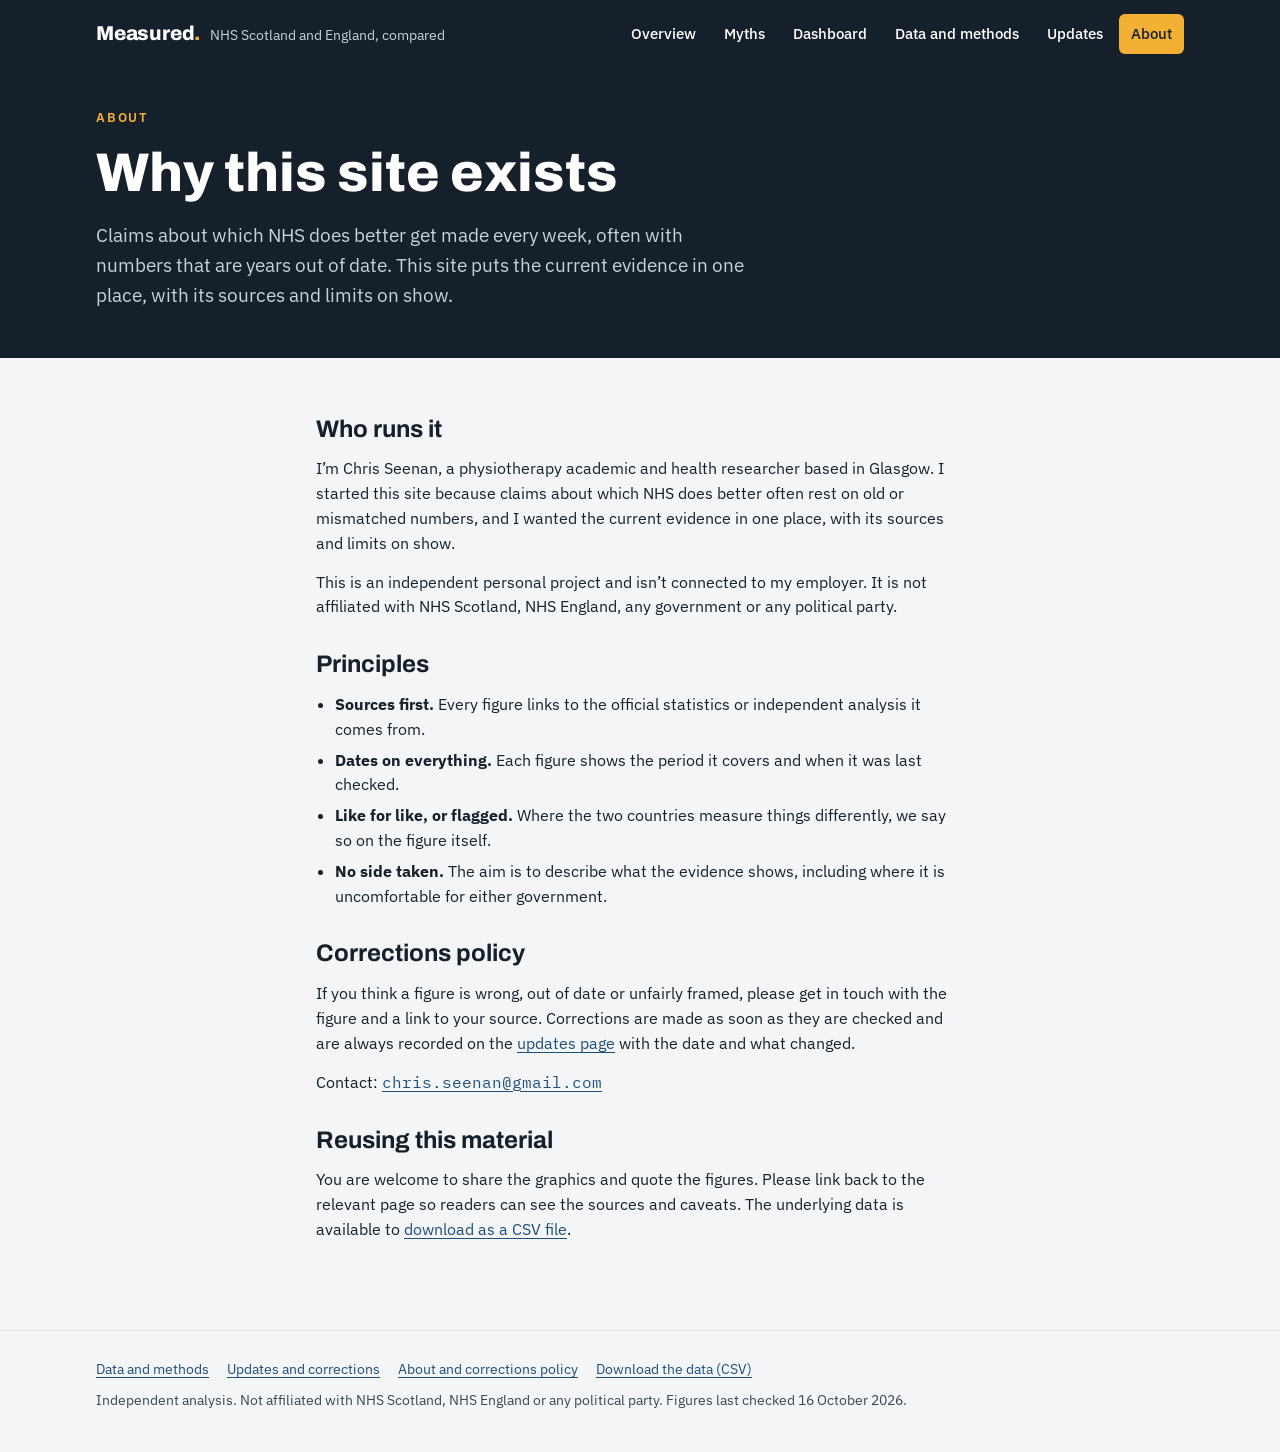
<file: about.html>
<!doctype html>
<html lang="en-GB">
<head>
<meta charset="utf-8">
<meta name="viewport" content="width=device-width, initial-scale=1, viewport-fit=cover">
<title>About · Measured</title>
<meta name="site-name" content="Measured">
<meta name="site-url" content="measuredhealth.org.uk">
<meta name="description" content="Who runs Measured, why, and how corrections work.">
<link rel="preconnect" href="https://fonts.googleapis.com">
<link rel="preconnect" href="https://fonts.gstatic.com" crossorigin>
<link rel="stylesheet" href="https://fonts.googleapis.com/css2?family=Archivo:wght@600;700;800&family=IBM+Plex+Mono:wght@400;500&family=IBM+Plex+Sans:wght@400;500;600;700&display=swap">
<link rel="stylesheet" href="assets/site.css">
</head>
<body data-page="about">
<a class="skip" href="#main">Skip to content</a>
<header class="site-header">
  <div class="wrap">
    <a class="brand" href="index.html"><span class="brand-mark">Measured<span>.</span></span><span class="brand-sub">NHS Scotland and England, compared</span></a>
    <nav class="nav" aria-label="Main">
      <a href="index.html">Overview</a>
      <a href="myth.html#m1">Myths</a>
      <a href="dashboard.html">Dashboard</a>
      <a href="data.html">Data and methods</a>
      <a href="updates.html">Updates</a>
      <a href="about.html" aria-current="page">About</a>
    </nav>
  </div>
</header>

<main id="main">
  <section class="hero">
    <div class="wrap">
      <div class="eyebrow">About</div>
      <h1>Why this site exists</h1>
      <p class="lede">Claims about which NHS does better get made every week, often with numbers that are years out of date. This site puts the current evidence in one place, with its sources and limits on show.</p>
    </div>
  </section>

  <section class="section">
    <div class="wrap prose">
      <h2>Who runs it</h2>
      <p>I’m Chris Seenan, a physiotherapy academic and health researcher based in Glasgow. I started this site because claims about which NHS does better often rest on old or mismatched numbers, and I wanted the current evidence in one place, with its sources and limits on show.</p>
      <p>This is an independent personal project and isn’t connected to my employer. It is not affiliated with NHS Scotland, NHS England, any government or any political party.</p>

      <h2>Principles</h2>
      <ul>
        <li><strong>Sources first.</strong> Every figure links to the official statistics or independent analysis it comes from.</li>
        <li><strong>Dates on everything.</strong> Each figure shows the period it covers and when it was last checked.</li>
        <li><strong>Like for like, or flagged.</strong> Where the two countries measure things differently, we say so on the figure itself.</li>
        <li><strong>No side taken.</strong> The aim is to describe what the evidence shows, including where it is uncomfortable for either government.</li>
      </ul>

      <h2>Corrections policy</h2>
      <p>If you think a figure is wrong, out of date or unfairly framed, please get in touch with the figure and a link to your source. Corrections are made as soon as they are checked and are always recorded on the <a href="updates.html">updates page</a> with the date and what changed.</p>
      <p>Contact: <a href="mailto:chris.seenan@gmail.com" style="font-family:var(--font-data)">chris.seenan@gmail.com</a></p>

      <h2>Reusing this material</h2>
      <p>You are welcome to share the graphics and quote the figures. Please link back to the relevant page so readers can see the sources and caveats. The underlying data is available to <a href="data/figures.csv">download as a CSV file</a>.</p>
    </div>
  </section>
</main>

<footer class="site-footer">
  <div class="wrap">
    <nav aria-label="Footer"><a href="data.html">Data and methods</a><a href="updates.html">Updates and corrections</a><a href="about.html">About and corrections policy</a><a href="data/figures.csv">Download the data (CSV)</a></nav>
    <p>Independent analysis. Not affiliated with NHS Scotland, NHS England or any political party. Figures last checked <span data-last-updated>…</span>.</p>
  </div>
</footer>
<script src="assets/charts.js"></script>
<script src="assets/site.js"></script>
</body>
</html>
</file>
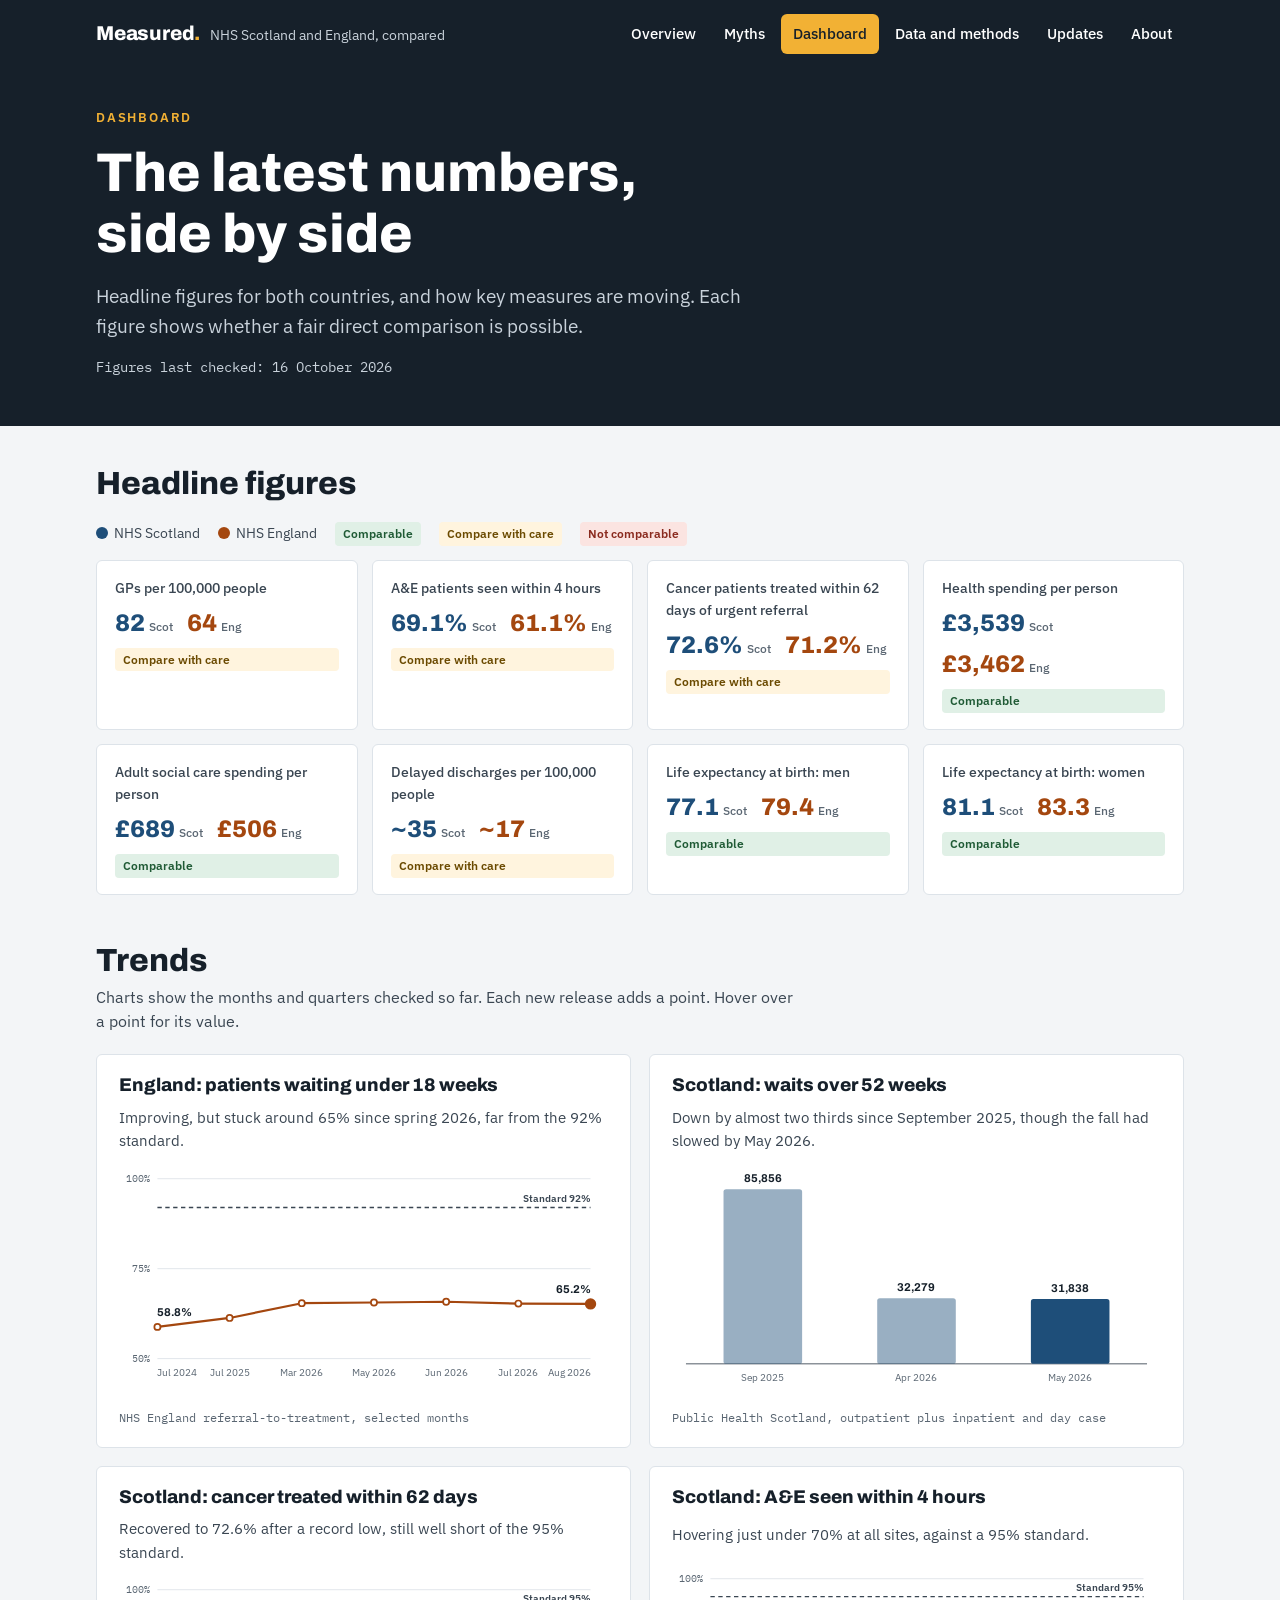
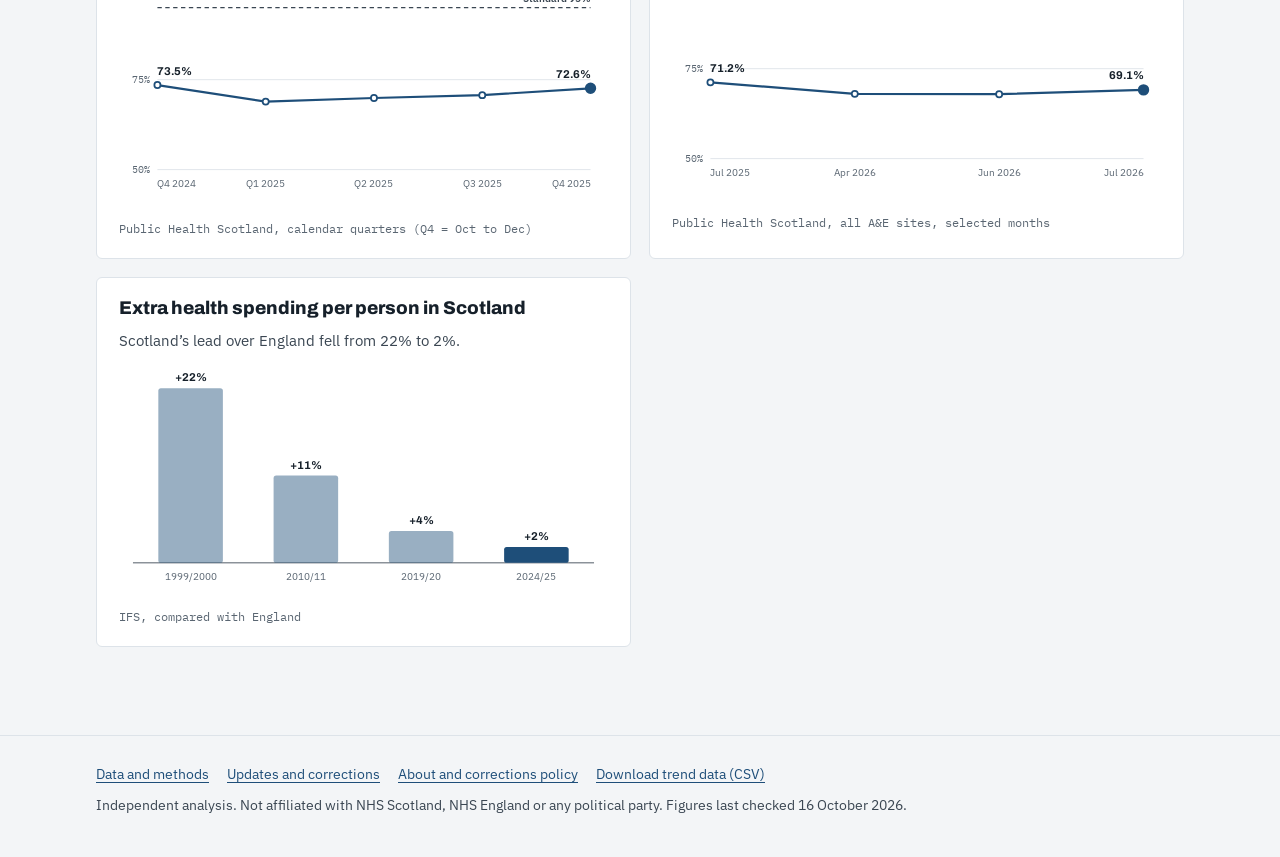
<file: dashboard.html>
<!doctype html>
<html lang="en-GB">
<head>
<meta charset="utf-8">
<meta name="viewport" content="width=device-width, initial-scale=1, viewport-fit=cover">
<title>Dashboard · Measured</title>
<meta name="site-name" content="Measured">
<meta name="site-url" content="measuredhealth.org.uk">
<meta name="description" content="Latest figures and trends for NHS Scotland and NHS England.">
<link rel="preconnect" href="https://fonts.googleapis.com">
<link rel="preconnect" href="https://fonts.gstatic.com" crossorigin>
<link rel="stylesheet" href="https://fonts.googleapis.com/css2?family=Archivo:wght@600;700;800&family=IBM+Plex+Mono:wght@400;500&family=IBM+Plex+Sans:wght@400;500;600;700&display=swap">
<link rel="stylesheet" href="assets/site.css">
</head>
<body data-page="dashboard">
<a class="skip" href="#main">Skip to content</a>
<header class="site-header">
  <div class="wrap">
    <a class="brand" href="index.html"><span class="brand-mark">Measured<span>.</span></span><span class="brand-sub">NHS Scotland and England, compared</span></a>
    <nav class="nav" aria-label="Main">
      <a href="index.html">Overview</a>
      <a href="myth.html#m1">Myths</a>
      <a href="dashboard.html" aria-current="page">Dashboard</a>
      <a href="data.html">Data and methods</a>
      <a href="updates.html">Updates</a>
      <a href="about.html">About</a>
    </nav>
  </div>
</header>

<main id="main">
  <section class="hero">
    <div class="wrap">
      <div class="eyebrow">Dashboard</div>
      <h1>The latest numbers, side by side</h1>
      <p class="lede">Headline figures for both countries, and how key measures are moving. Each figure shows whether a fair direct comparison is possible.</p>
      <p class="stamp">Figures last checked: <span data-last-updated>…</span></p>
    </div>
  </section>

  <section class="section">
    <div class="wrap">
      <div class="section-head"><h2>Headline figures</h2></div>
      <div class="key" style="margin-bottom:14px"><span><span class="dot scotland"></span>NHS Scotland</span><span><span class="dot england"></span>NHS England</span><span><span class="badge yes">Comparable</span></span><span><span class="badge caution">Compare with care</span></span><span><span class="badge no">Not comparable</span></span></div>
      <div class="kpis" id="dash-kpis"></div>
    </div>
  </section>

  <section class="section">
    <div class="wrap">
      <div class="section-head">
        <h2>Trends</h2>
        <p>Charts show the months and quarters checked so far. Each new release adds a point. Hover over a point for its value.</p>
      </div>
      <div class="chart-grid" id="dash-charts"></div>
    </div>
  </section>
</main>

<footer class="site-footer">
  <div class="wrap">
    <nav aria-label="Footer"><a href="data.html">Data and methods</a><a href="updates.html">Updates and corrections</a><a href="about.html">About and corrections policy</a><a href="data/series.csv">Download trend data (CSV)</a></nav>
    <p>Independent analysis. Not affiliated with NHS Scotland, NHS England or any political party. Figures last checked <span data-last-updated>…</span>.</p>
  </div>
</footer>
<script src="assets/charts.js"></script>
<script src="assets/site.js"></script>
</body>
</html>
</file>
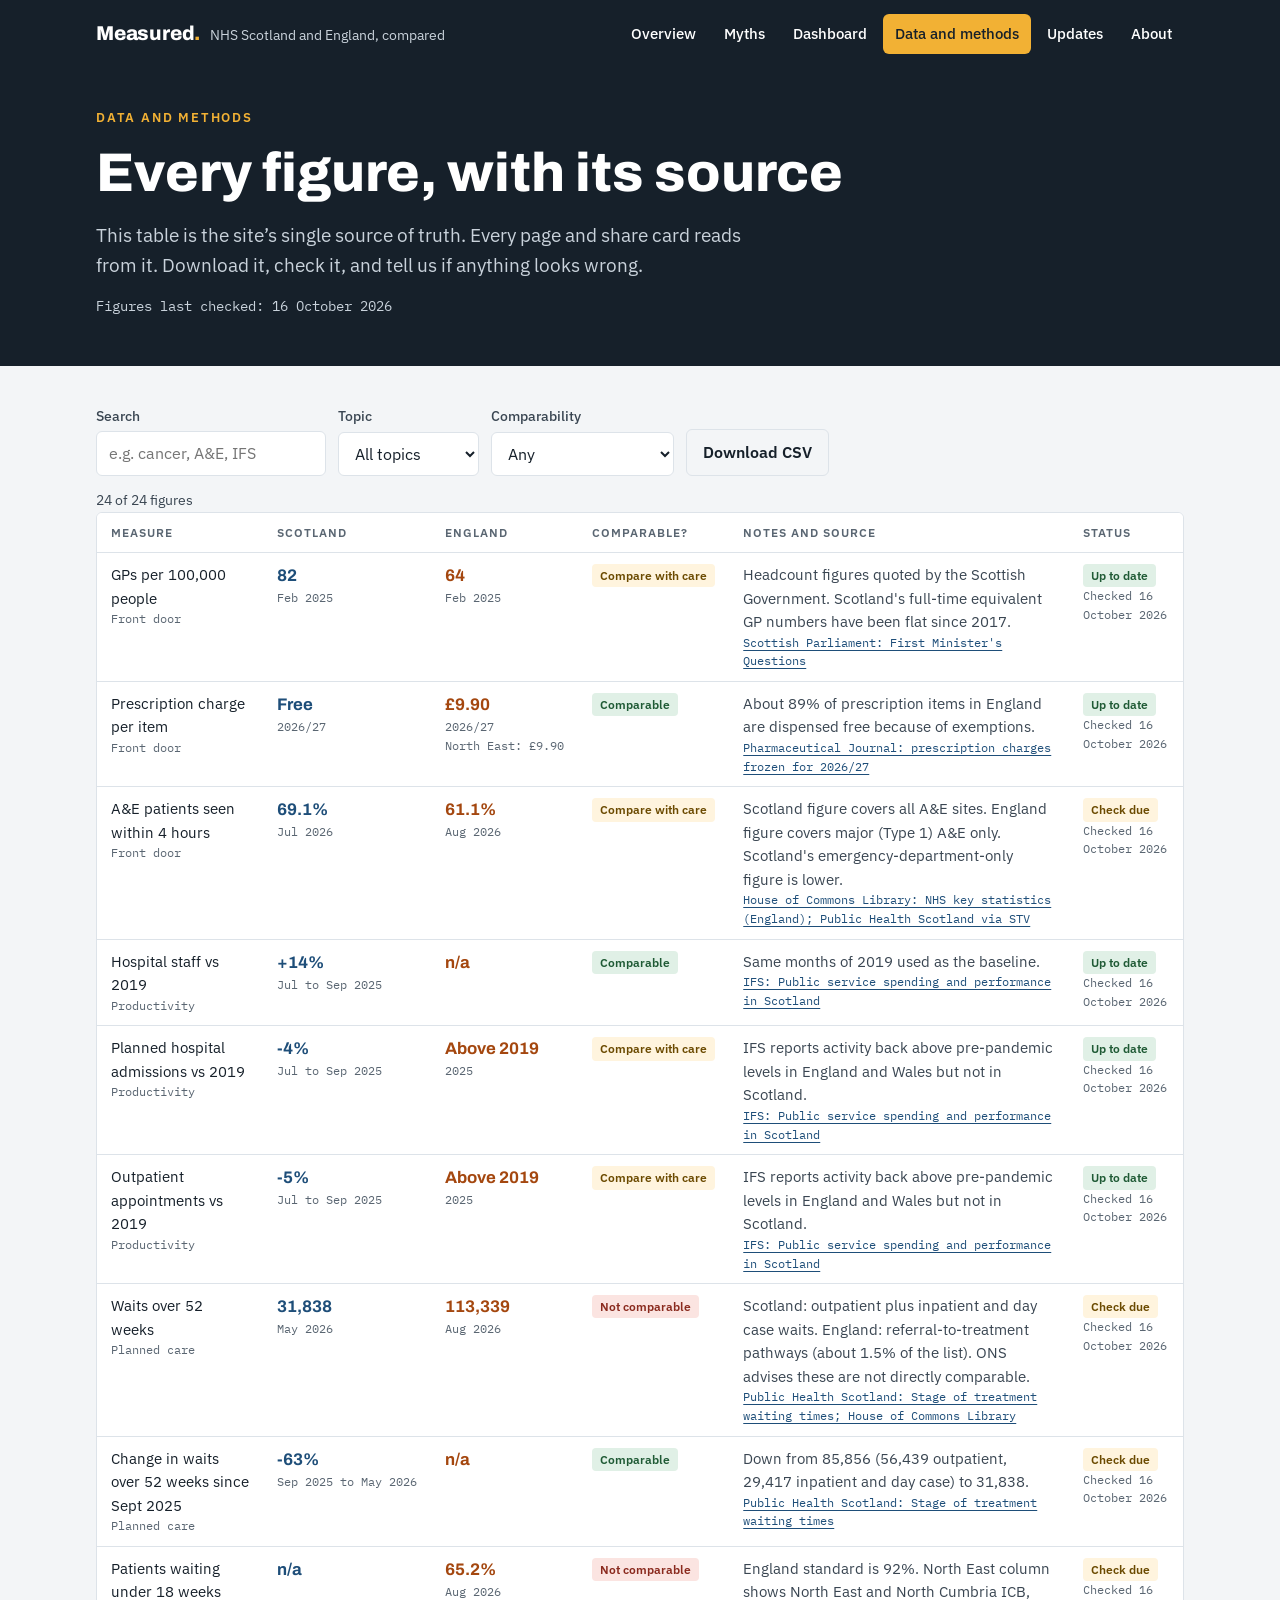
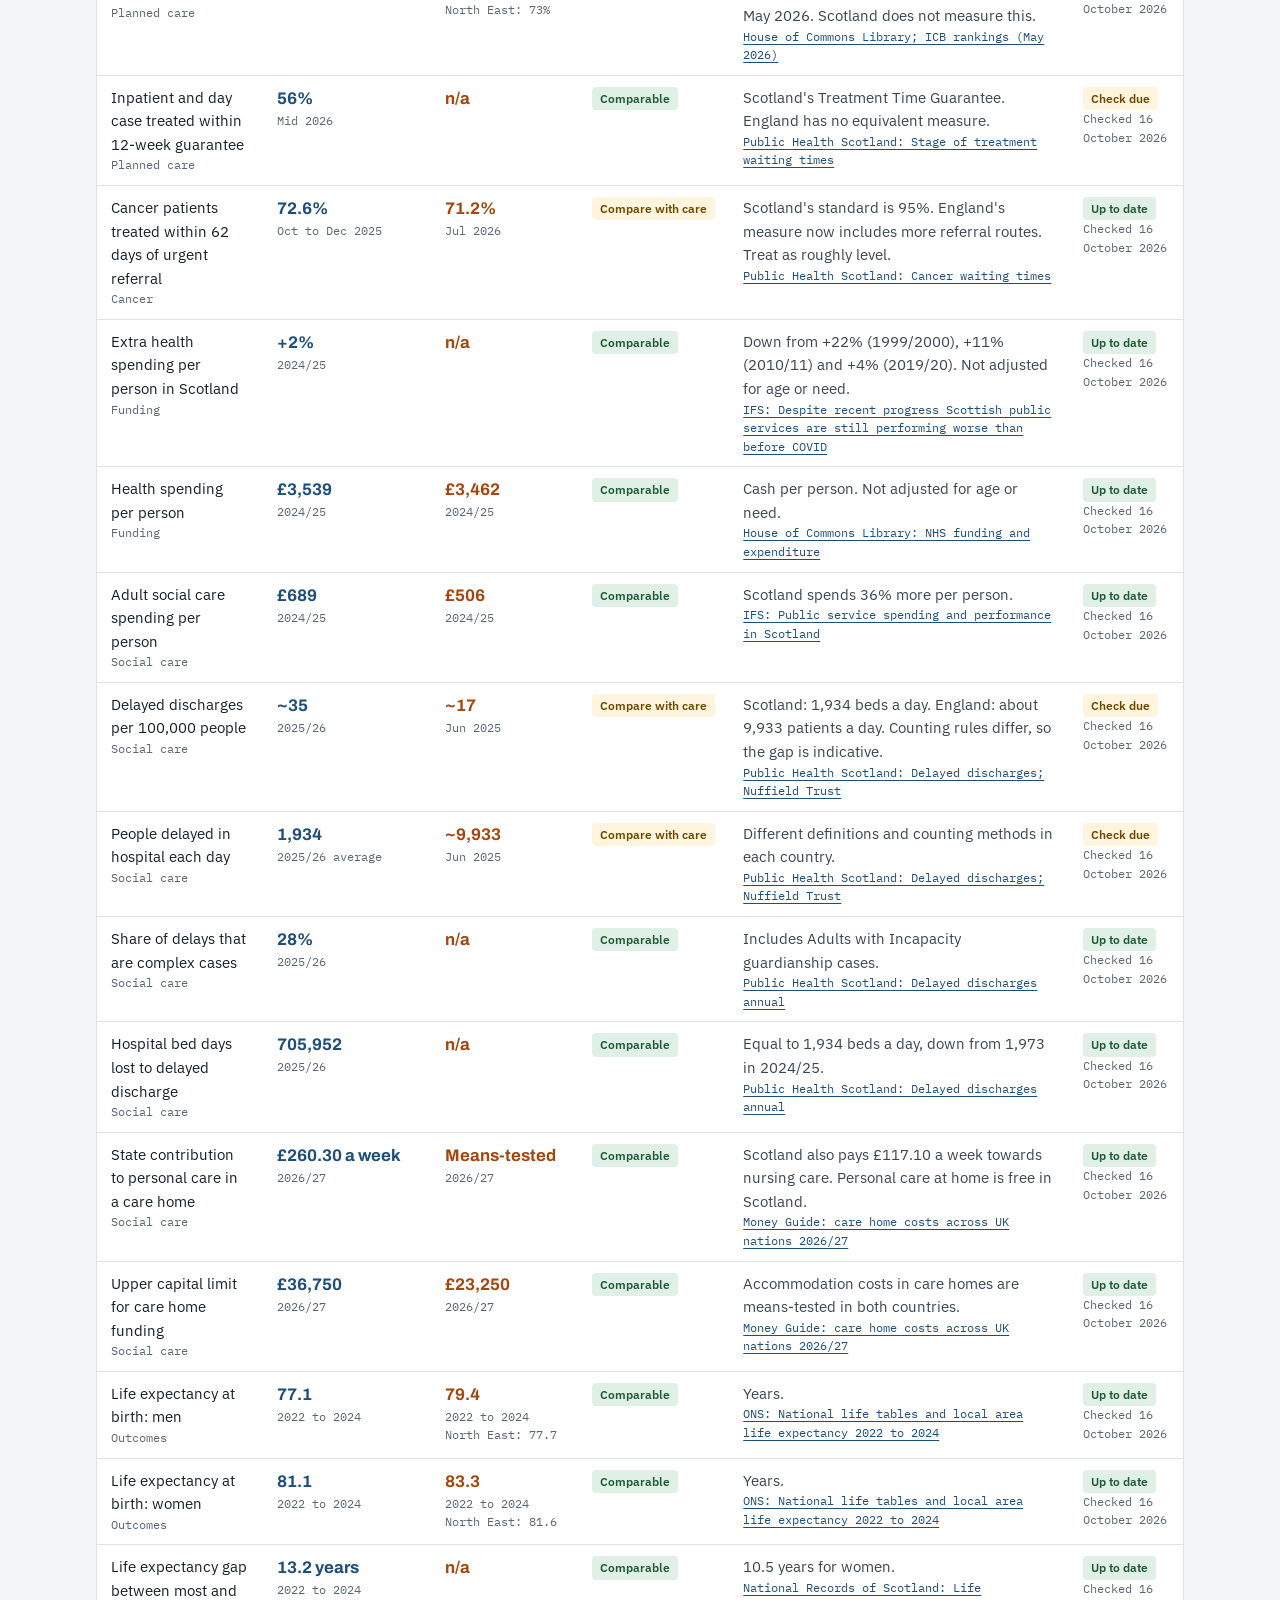
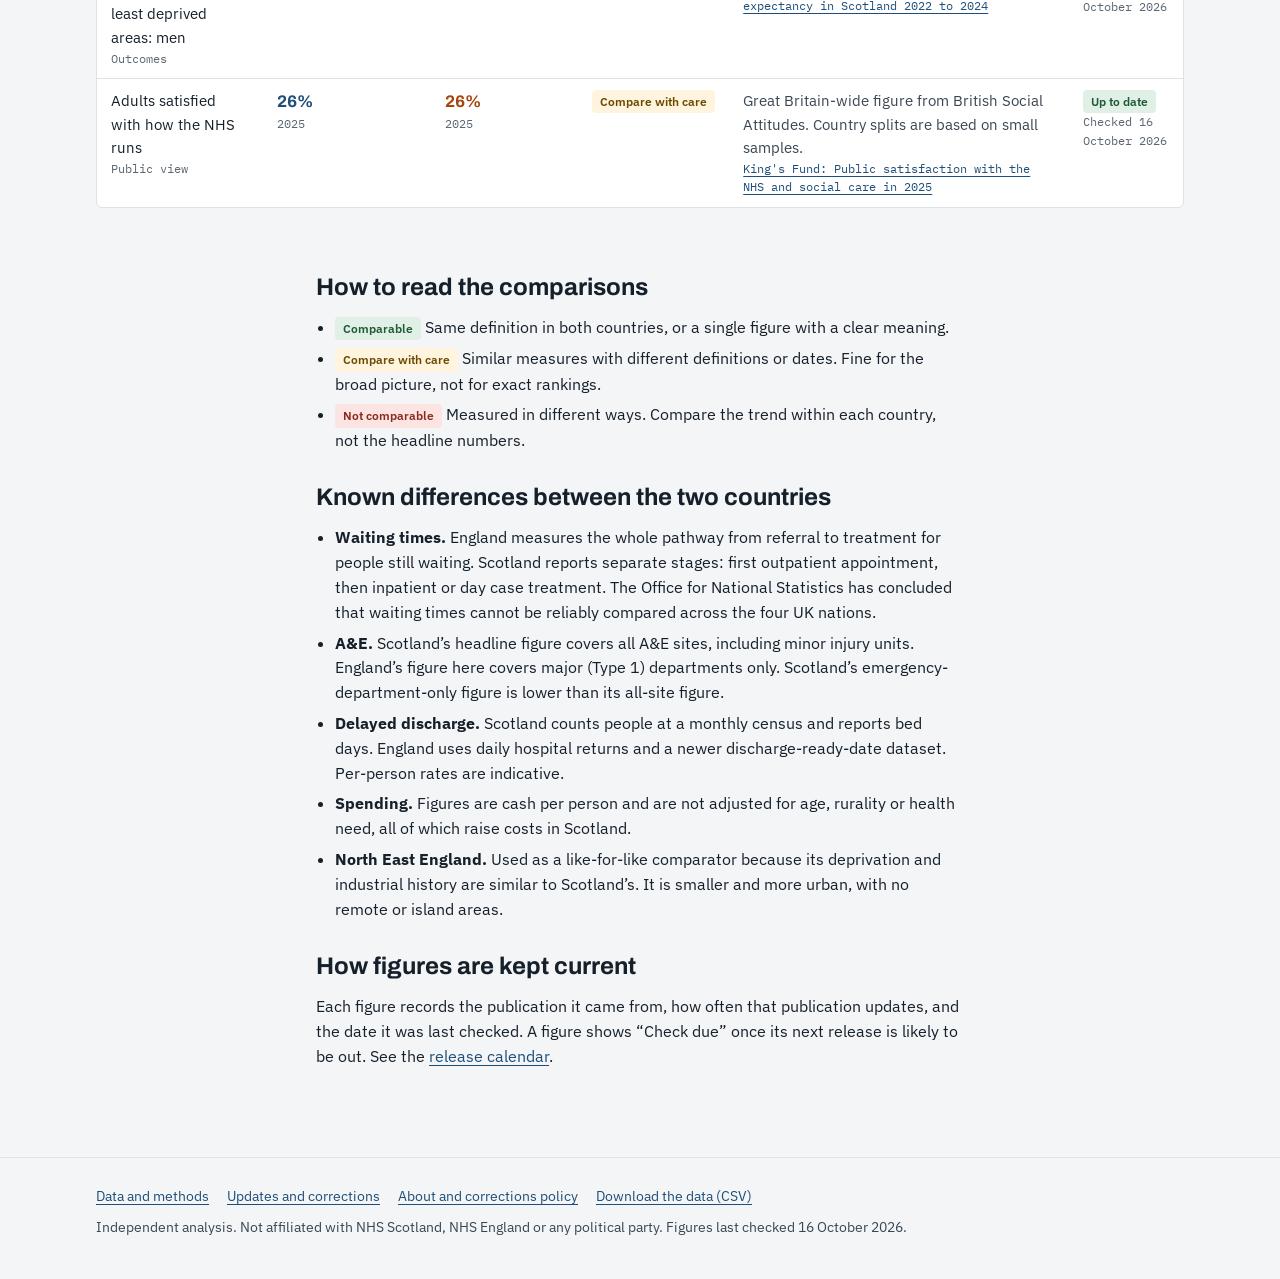
<file: data.html>
<!doctype html>
<html lang="en-GB">
<head>
<meta charset="utf-8">
<meta name="viewport" content="width=device-width, initial-scale=1, viewport-fit=cover">
<title>Data and methods · Measured</title>
<meta name="site-name" content="Measured">
<meta name="site-url" content="measuredhealth.org.uk">
<meta name="description" content="Every figure on Measured, with its period, source, comparability and when it was last checked.">
<link rel="preconnect" href="https://fonts.googleapis.com">
<link rel="preconnect" href="https://fonts.gstatic.com" crossorigin>
<link rel="stylesheet" href="https://fonts.googleapis.com/css2?family=Archivo:wght@600;700;800&family=IBM+Plex+Mono:wght@400;500&family=IBM+Plex+Sans:wght@400;500;600;700&display=swap">
<link rel="stylesheet" href="assets/site.css">
</head>
<body data-page="data">
<a class="skip" href="#main">Skip to content</a>
<header class="site-header">
  <div class="wrap">
    <a class="brand" href="index.html"><span class="brand-mark">Measured<span>.</span></span><span class="brand-sub">NHS Scotland and England, compared</span></a>
    <nav class="nav" aria-label="Main">
      <a href="index.html">Overview</a>
      <a href="myth.html#m1">Myths</a>
      <a href="dashboard.html">Dashboard</a>
      <a href="data.html" aria-current="page">Data and methods</a>
      <a href="updates.html">Updates</a>
      <a href="about.html">About</a>
    </nav>
  </div>
</header>

<main id="main">
  <section class="hero">
    <div class="wrap">
      <div class="eyebrow">Data and methods</div>
      <h1>Every figure, with its source</h1>
      <p class="lede">This table is the site’s single source of truth. Every page and share card reads from it. Download it, check it, and tell us if anything looks wrong.</p>
      <p class="stamp">Figures last checked: <span data-last-updated>…</span></p>
    </div>
  </section>

  <section class="section">
    <div class="wrap">
      <div class="controls">
        <div class="field"><label for="f-search">Search</label><input type="search" id="f-search" placeholder="e.g. cancer, A&amp;E, IFS"></div>
        <div class="field"><label for="f-topic">Topic</label><select id="f-topic"></select></div>
        <div class="field"><label for="f-compare">Comparability</label>
          <select id="f-compare">
            <option value="">Any</option>
            <option value="yes">Comparable</option>
            <option value="caution">Compare with care</option>
            <option value="no">Not comparable</option>
          </select>
        </div>
        <a class="btn secondary" href="data/figures.csv">Download CSV</a>
      </div>
      <p class="status" id="data-count" role="status"></p>
      <div class="table-box">
        <table>
          <thead><tr><th scope="col">Measure</th><th scope="col">Scotland</th><th scope="col">England</th><th scope="col">Comparable?</th><th scope="col">Notes and source</th><th scope="col">Status</th></tr></thead>
          <tbody id="data-table"></tbody>
        </table>
      </div>
    </div>
  </section>

  <section class="section">
    <div class="wrap prose">
      <h2>How to read the comparisons</h2>
      <ul>
        <li><span class="badge yes">Comparable</span> Same definition in both countries, or a single figure with a clear meaning.</li>
        <li><span class="badge caution">Compare with care</span> Similar measures with different definitions or dates. Fine for the broad picture, not for exact rankings.</li>
        <li><span class="badge no">Not comparable</span> Measured in different ways. Compare the trend within each country, not the headline numbers.</li>
      </ul>
      <h2>Known differences between the two countries</h2>
      <ul>
        <li><strong>Waiting times.</strong> England measures the whole pathway from referral to treatment for people still waiting. Scotland reports separate stages: first outpatient appointment, then inpatient or day case treatment. The Office for National Statistics has concluded that waiting times cannot be reliably compared across the four UK nations.</li>
        <li><strong>A&amp;E.</strong> Scotland’s headline figure covers all A&amp;E sites, including minor injury units. England’s figure here covers major (Type 1) departments only. Scotland’s emergency-department-only figure is lower than its all-site figure.</li>
        <li><strong>Delayed discharge.</strong> Scotland counts people at a monthly census and reports bed days. England uses daily hospital returns and a newer discharge-ready-date dataset. Per-person rates are indicative.</li>
        <li><strong>Spending.</strong> Figures are cash per person and are not adjusted for age, rurality or health need, all of which raise costs in Scotland.</li>
        <li><strong>North East England.</strong> Used as a like-for-like comparator because its deprivation and industrial history are similar to Scotland’s. It is smaller and more urban, with no remote or island areas.</li>
      </ul>
      <h2>How figures are kept current</h2>
      <p>Each figure records the publication it came from, how often that publication updates, and the date it was last checked. A figure shows “Check due” once its next release is likely to be out. See the <a href="updates.html">release calendar</a>.</p>
    </div>
  </section>
</main>

<footer class="site-footer">
  <div class="wrap">
    <nav aria-label="Footer"><a href="data.html">Data and methods</a><a href="updates.html">Updates and corrections</a><a href="about.html">About and corrections policy</a><a href="data/figures.csv">Download the data (CSV)</a></nav>
    <p>Independent analysis. Not affiliated with NHS Scotland, NHS England or any political party. Figures last checked <span data-last-updated>…</span>.</p>
  </div>
</footer>
<script src="assets/charts.js"></script>
<script src="assets/site.js"></script>
</body>
</html>
</file>
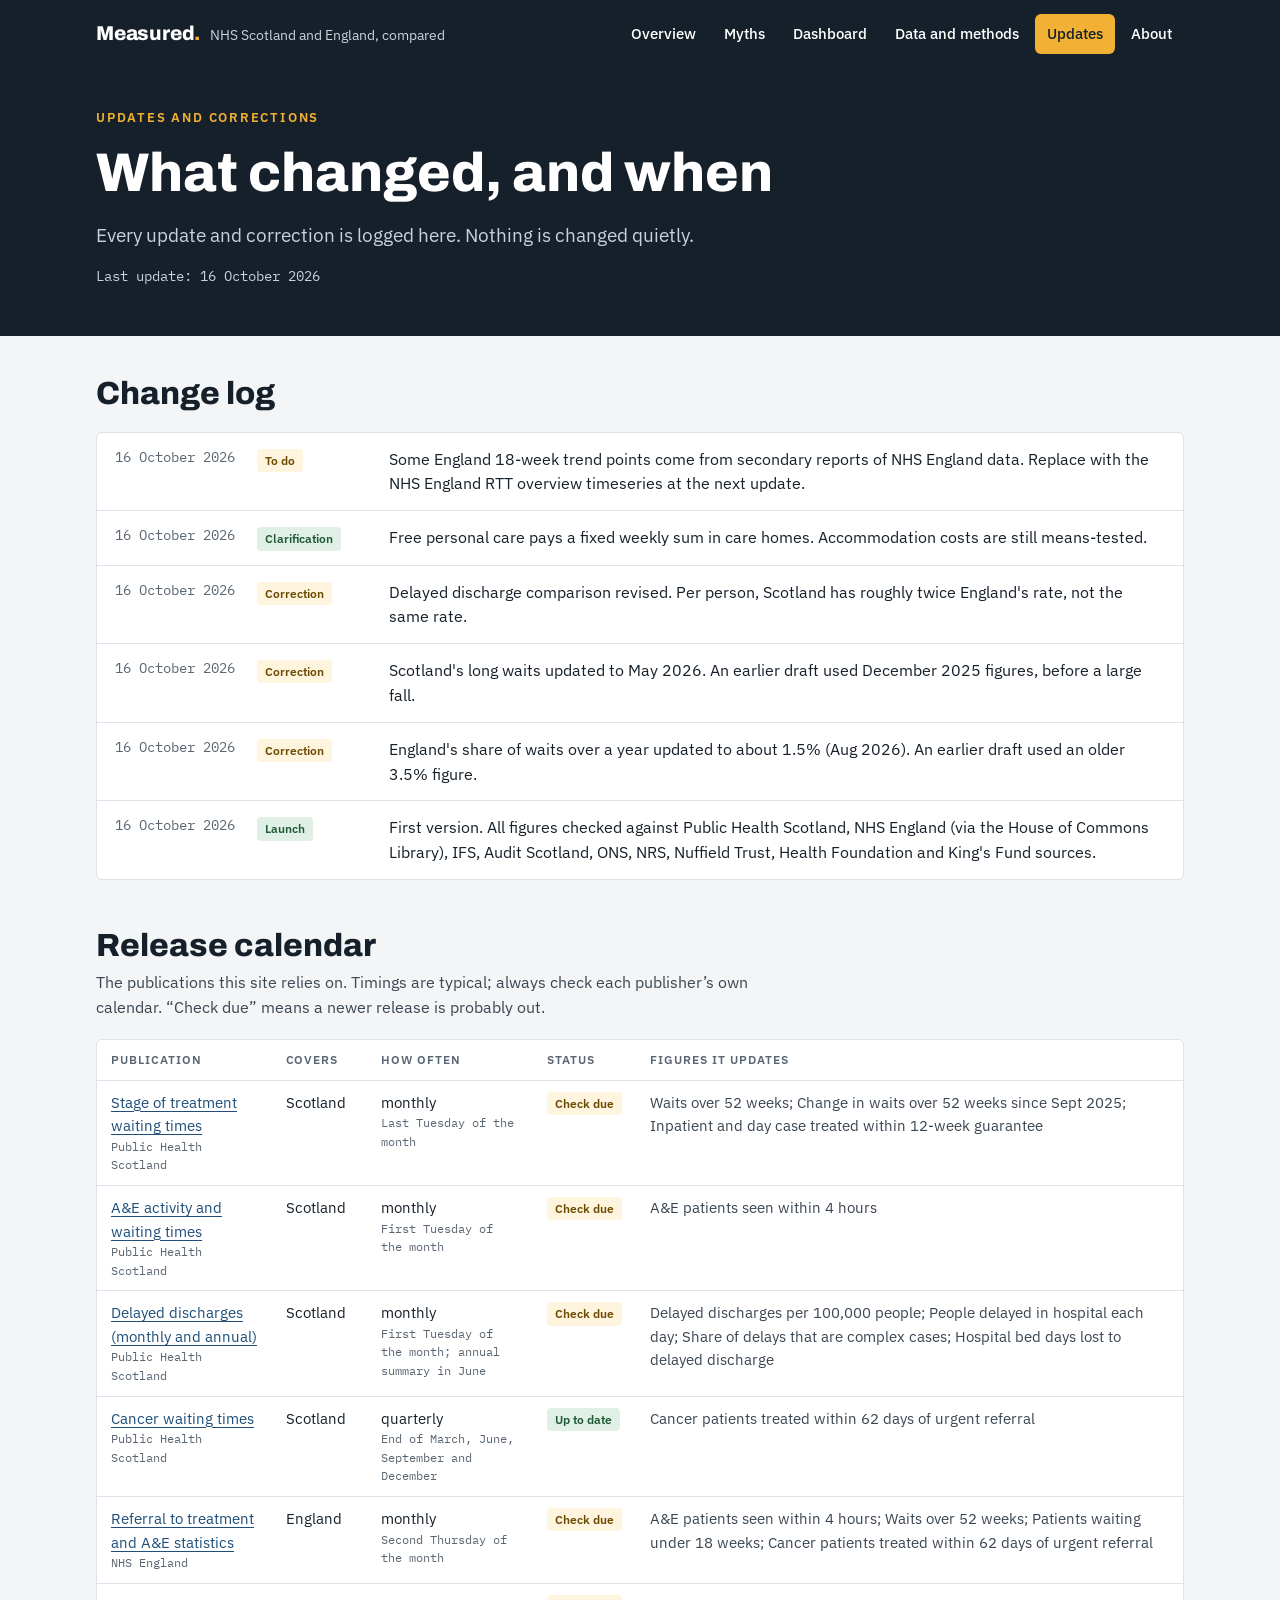
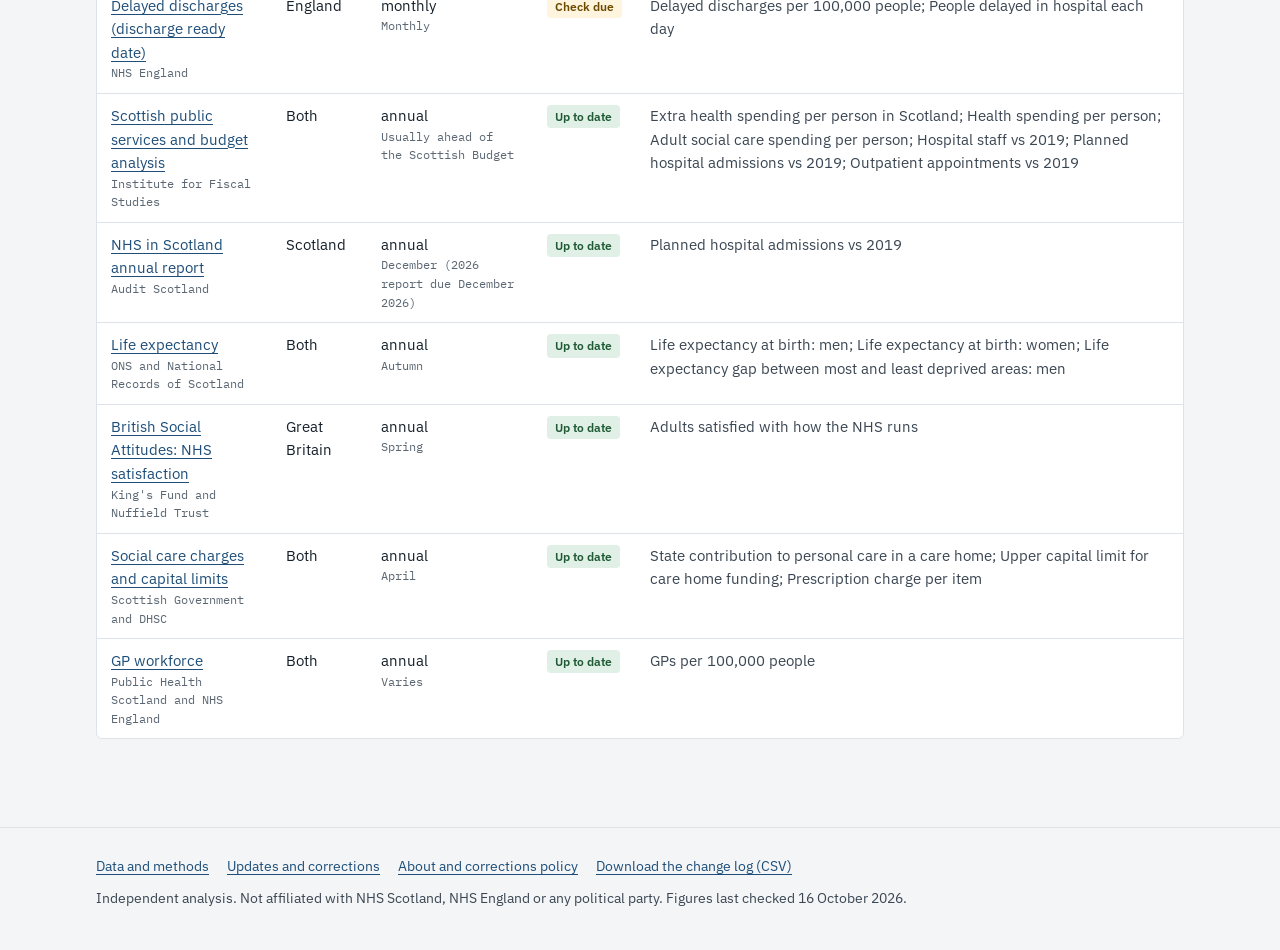
<file: updates.html>
<!doctype html>
<html lang="en-GB">
<head>
<meta charset="utf-8">
<meta name="viewport" content="width=device-width, initial-scale=1, viewport-fit=cover">
<title>Updates · Measured</title>
<meta name="site-name" content="Measured">
<meta name="site-url" content="measuredhealth.org.uk">
<meta name="description" content="What changed on Measured and when, including corrections, plus the calendar of official data releases.">
<link rel="preconnect" href="https://fonts.googleapis.com">
<link rel="preconnect" href="https://fonts.gstatic.com" crossorigin>
<link rel="stylesheet" href="https://fonts.googleapis.com/css2?family=Archivo:wght@600;700;800&family=IBM+Plex+Mono:wght@400;500&family=IBM+Plex+Sans:wght@400;500;600;700&display=swap">
<link rel="stylesheet" href="assets/site.css">
</head>
<body data-page="updates">
<a class="skip" href="#main">Skip to content</a>
<header class="site-header">
  <div class="wrap">
    <a class="brand" href="index.html"><span class="brand-mark">Measured<span>.</span></span><span class="brand-sub">NHS Scotland and England, compared</span></a>
    <nav class="nav" aria-label="Main">
      <a href="index.html">Overview</a>
      <a href="myth.html#m1">Myths</a>
      <a href="dashboard.html">Dashboard</a>
      <a href="data.html">Data and methods</a>
      <a href="updates.html" aria-current="page">Updates</a>
      <a href="about.html">About</a>
    </nav>
  </div>
</header>

<main id="main">
  <section class="hero">
    <div class="wrap">
      <div class="eyebrow">Updates and corrections</div>
      <h1>What changed, and when</h1>
      <p class="lede">Every update and correction is logged here. Nothing is changed quietly.</p>
      <p class="stamp">Last update: <span data-last-updated>…</span></p>
    </div>
  </section>

  <section class="section">
    <div class="wrap">
      <div class="section-head"><h2>Change log</h2></div>
      <div class="log" id="updates-log"></div>
    </div>
  </section>

  <section class="section">
    <div class="wrap">
      <div class="section-head">
        <h2>Release calendar</h2>
        <p>The publications this site relies on. Timings are typical; always check each publisher’s own calendar. “Check due” means a newer release is probably out.</p>
      </div>
      <div class="table-box">
        <table>
          <thead><tr><th scope="col">Publication</th><th scope="col">Covers</th><th scope="col">How often</th><th scope="col">Status</th><th scope="col">Figures it updates</th></tr></thead>
          <tbody id="releases-table"></tbody>
        </table>
      </div>
    </div>
  </section>
</main>

<footer class="site-footer">
  <div class="wrap">
    <nav aria-label="Footer"><a href="data.html">Data and methods</a><a href="updates.html">Updates and corrections</a><a href="about.html">About and corrections policy</a><a href="data/updates.csv">Download the change log (CSV)</a></nav>
    <p>Independent analysis. Not affiliated with NHS Scotland, NHS England or any political party. Figures last checked <span data-last-updated>…</span>.</p>
  </div>
</footer>
<script src="assets/charts.js"></script>
<script src="assets/site.js"></script>
</body>
</html>
</file>
<file: assets/site.css>
/* Layout concept: an evidence ledger. A calm reading column, a two-colour
   comparison system (Scotland blue, England orange), and every figure
   carrying its period, source and comparability flag. */
:root {
  --ink: #16202A;
  --ink-soft: #3A4652;
  --muted: #5A6672;
  --ground: #F3F5F7;
  --surface: #FFFFFF;
  --line: #DDE3E9;
  --tint: #E4EAF0;
  --scot: #1E4E79;
  --scot-soft: #DCE7F2;
  --eng: #A4470F;
  --eng-soft: #F6E3D6;
  --amber: #F2B134;
  --amber-ink: #16202A;
  --warn-bg: #FFF4DE;
  --warn-ink: #6B4A00;
  --bad-bg: #FBE4E1;
  --bad-ink: #8A2A1E;
  --ok-bg: #E0F0E6;
  --ok-ink: #1F5A35;
  --band: #16202A;
  --band-ink: #FFFFFF;
  --band-muted: #C9D2DB;
  --focus: #F2B134;

  --font-display: 'Archivo', 'Helvetica Neue', Arial, sans-serif;
  --font-body: 'IBM Plex Sans', 'Segoe UI', Roboto, sans-serif;
  --font-data: 'IBM Plex Mono', ui-monospace, Menlo, Consolas, monospace;

  --step--1: 0.875rem;
  --step-0: 1rem;
  --step-1: 1.2rem;
  --step-2: 1.5rem;
  --step-3: 2rem;
  --step-4: clamp(2.2rem, 5vw, 3.4rem);
  --radius: 6px;
  --wrap: 1120px;
}
@media (prefers-color-scheme: dark) {
  :root:not([data-theme="light"]) {
    --ink: #E8EDF2; --ink-soft: #C3CDD7; --muted: #9AA7B4;
    --ground: #0F161D; --surface: #18222C; --line: #2A3743; --tint: #1F2B37;
    --scot: #86B6E3; --scot-soft: #1B3247; --eng: #F0955A; --eng-soft: #3A2516;
    --amber: #F2B134; --amber-ink: #16202A;
    --warn-bg: #3A2E12; --warn-ink: #F5D488; --bad-bg: #3B1E1A; --bad-ink: #F2A89C;
    --ok-bg: #173023; --ok-ink: #9FD8B1;
    --band: #0A1016; --band-ink: #F3F5F7; --band-muted: #A9B6C2;
    color-scheme: dark;
  }
}
:root[data-theme="dark"] {
  --ink: #E8EDF2; --ink-soft: #C3CDD7; --muted: #9AA7B4;
  --ground: #0F161D; --surface: #18222C; --line: #2A3743; --tint: #1F2B37;
  --scot: #86B6E3; --scot-soft: #1B3247; --eng: #F0955A; --eng-soft: #3A2516;
  --amber: #F2B134; --amber-ink: #16202A;
  --warn-bg: #3A2E12; --warn-ink: #F5D488; --bad-bg: #3B1E1A; --bad-ink: #F2A89C;
  --ok-bg: #173023; --ok-ink: #9FD8B1;
  --band: #0A1016; --band-ink: #F3F5F7; --band-muted: #A9B6C2;
  color-scheme: dark;
}

* { box-sizing: border-box; }
html { -webkit-text-size-adjust: 100%; }
body {
  margin: 0;
  background: var(--ground);
  color: var(--ink);
  font-family: var(--font-body);
  font-size: 1rem;
  line-height: 1.55;
}
img { max-width: 100%; }
a { color: var(--scot); text-underline-offset: 3px; }
a:hover { color: var(--ink); }
:focus-visible { outline: 3px solid var(--focus); outline-offset: 2px; border-radius: 2px; }
h1, h2, h3 { font-family: var(--font-display); line-height: 1.12; text-wrap: balance; margin: 0; }
p { margin: 0; }
.num, td.num, .tabular { font-variant-numeric: tabular-nums; }

.wrap {
  max-width: var(--wrap);
  margin: 0 auto;
  padding-left: max(16px, env(safe-area-inset-left, 0px));
  padding-right: max(16px, env(safe-area-inset-right, 0px));
}
.skip { position: absolute; left: -9999px; }
.skip:focus { left: 16px; top: 16px; background: var(--surface); padding: 8px 12px; z-index: 50; }

/* Header */
.site-header { background: var(--band); color: var(--band-ink); }
.site-header .wrap { display: flex; flex-wrap: wrap; gap: 12px 28px; align-items: center; justify-content: space-between; padding-block: 14px; }
.brand { display: flex; align-items: baseline; gap: 10px; color: var(--band-ink); text-decoration: none; }
.brand-mark { font-family: var(--font-display); font-weight: 800; font-size: 1.25rem; letter-spacing: -0.01em; }
.brand-mark span { color: var(--amber); }
.brand-sub { font-size: var(--step--1); color: var(--band-muted); }
.nav { display: flex; flex-wrap: wrap; gap: 4px; }
.nav a { color: var(--band-ink); text-decoration: none; padding: 8px 12px; border-radius: var(--radius); font-weight: 500; font-size: 0.95rem; }
.nav a:hover { background: rgba(255,255,255,0.1); }
.nav a[aria-current="page"] { background: var(--amber); color: var(--amber-ink); }

/* Bands and sections */
.hero { background: var(--band); color: var(--band-ink); }
.hero .wrap { padding-block: 40px 48px; display: grid; gap: 16px; }
.eyebrow { font-size: 0.8rem; font-weight: 600; letter-spacing: 0.14em; text-transform: uppercase; color: var(--amber); }
.hero h1 { font-size: var(--step-4); font-weight: 800; max-width: 22ch; }
.hero p.lede { font-size: var(--step-1); color: var(--band-muted); max-width: 60ch; }
.hero .stamp { font-family: var(--font-data); font-size: var(--step--1); color: var(--band-muted); }

main { display: block; }
.section { padding-block: 40px; }
.section + .section { padding-top: 8px; }
.section-head { display: grid; gap: 6px; margin-bottom: 20px; max-width: 70ch; }
.section-head h2 { font-size: var(--step-3); font-weight: 800; }
.section-head p { color: var(--ink-soft); }

.prose { max-width: 68ch; display: grid; gap: 14px; }
.prose h2 { font-size: var(--step-2); margin-top: 18px; }
.prose ul { margin: 0; padding-left: 1.2em; display: grid; gap: 6px; }

/* Comparison panels */
.split { display: grid; grid-template-columns: repeat(auto-fit, minmax(min(100%, 300px), 1fr)); gap: 18px; }
.panel { background: var(--surface); border-radius: var(--radius); padding: 22px 24px; display: grid; gap: 16px; align-content: start; border-top: 8px solid var(--line); min-width: 0; }
.panel.scotland { border-top-color: var(--scot); }
.panel.england { border-top-color: var(--eng); }
.panel.level { border-top-color: var(--muted); }
.panel h3 { font-size: var(--step-2); font-weight: 800; }
.panel.scotland h3 { color: var(--scot); }
.panel.england h3 { color: var(--eng); }
.stat { display: grid; gap: 2px; }
.stat .big { font-family: var(--font-display); font-weight: 800; font-size: 2rem; line-height: 1.1; font-variant-numeric: tabular-nums; }
.panel.scotland .stat .big { color: var(--scot); }
.panel.england .stat .big { color: var(--eng); }
.stat .label { color: var(--ink-soft); font-size: 0.97rem; }

.callout { background: var(--tint); border-radius: var(--radius); padding: 18px 22px; font-size: 1.05rem; max-width: 80ch; }
.bottomline { background: var(--band); color: var(--band-ink); border-radius: var(--radius); padding: 22px 26px; font-family: var(--font-display); font-weight: 700; font-size: var(--step-2); line-height: 1.25; }
.bottomline strong { color: var(--amber); }

/* Myth cards grid */
.myth-grid { display: grid; grid-template-columns: repeat(auto-fill, minmax(min(100%, 320px), 1fr)); gap: 16px; }
.myth-card { background: var(--surface); border-radius: var(--radius); padding: 20px 22px; display: grid; gap: 10px; text-decoration: none; color: var(--ink); border: 1px solid var(--line); align-content: start; }
.myth-card:hover { border-color: var(--ink-soft); }
.myth-card .n { font-family: var(--font-data); font-size: var(--step--1); color: var(--muted); }
.myth-card q { font-family: var(--font-display); font-weight: 700; font-size: 1.2rem; line-height: 1.25; quotes: "“" "”"; }
.verdict { justify-self: start; display: inline-flex; gap: 6px; align-items: center; background: var(--amber); color: var(--amber-ink); border-radius: 999px; padding: 4px 12px; font-weight: 700; font-size: 0.82rem; letter-spacing: 0.04em; text-transform: uppercase; }

/* Badges */
.badge { display: inline-block; border-radius: 4px; padding: 2px 8px; font-size: 0.78rem; font-weight: 600; white-space: nowrap; }
.badge.yes { background: var(--ok-bg); color: var(--ok-ink); }
.badge.caution { background: var(--warn-bg); color: var(--warn-ink); }
.badge.no { background: var(--bad-bg); color: var(--bad-ink); }
.badge.due { background: var(--warn-bg); color: var(--warn-ink); }
.badge.ok { background: var(--ok-bg); color: var(--ok-ink); }
.key { display: flex; flex-wrap: wrap; gap: 10px 18px; font-size: var(--step--1); color: var(--ink-soft); align-items: center; }
.dot { display: inline-block; width: 12px; height: 12px; border-radius: 50%; vertical-align: -1px; margin-right: 6px; }
.dot.scotland { background: var(--scot); }
.dot.england { background: var(--eng); }

/* Tables */
.table-box { overflow-x: auto; background: var(--surface); border-radius: var(--radius); border: 1px solid var(--line); }
table { border-collapse: collapse; width: 100%; font-size: 0.95rem; }
th, td { text-align: left; padding: 10px 14px; border-bottom: 1px solid var(--line); vertical-align: top; }
th { font-size: 0.78rem; letter-spacing: 0.08em; text-transform: uppercase; color: var(--muted); font-weight: 600; background: var(--surface); }
tbody tr:last-child td { border-bottom: 0; }
td.val { font-family: var(--font-display); font-weight: 700; font-size: 1.05rem; white-space: nowrap; font-variant-numeric: tabular-nums; }
td.val.scotland { color: var(--scot); }
td.val.england { color: var(--eng); }
td .period, .period { display: block; font-family: var(--font-data); font-size: 0.75rem; color: var(--muted); font-weight: 400; }
td.note { color: var(--ink-soft); min-width: 220px; }

/* Controls */
.controls { display: flex; flex-wrap: wrap; gap: 12px; align-items: end; margin-bottom: 14px; }
.field { display: grid; gap: 4px; }
.field label { font-size: var(--step--1); color: var(--ink-soft); font-weight: 500; }
input[type="search"], select {
  font: inherit; color: var(--ink); background: var(--surface);
  border: 1px solid var(--line); border-radius: var(--radius); padding: 9px 12px; min-height: 44px;
}
.btn {
  display: inline-flex; align-items: center; gap: 8px; min-height: 44px;
  font: inherit; font-weight: 600; cursor: pointer; text-decoration: none;
  background: var(--ink); color: var(--ground); border: 0; border-radius: var(--radius); padding: 10px 16px;
}
.btn:hover { opacity: 0.9; color: var(--ground); }
.btn.secondary { background: transparent; color: var(--ink); border: 1px solid var(--line); }
.btn.secondary:hover { border-color: var(--ink-soft); color: var(--ink); }
.btn[disabled] { opacity: 0.5; cursor: not-allowed; }

/* Myth page */
.myth-head { background: var(--band); color: var(--band-ink); }
.myth-head .wrap { padding-block: 32px 40px; display: grid; gap: 14px; }
.myth-head q { font-family: var(--font-display); font-weight: 800; font-size: clamp(1.8rem, 4.2vw, 3rem); line-height: 1.08; quotes: "“" "”"; max-width: 26ch; }
.myth-head .verdict { font-size: 0.9rem; padding: 6px 14px; }
.myth-layout { display: grid; grid-template-columns: minmax(0, 1.25fr) minmax(0, 1fr); gap: 32px; align-items: start; }
@media (max-width: 860px) { .myth-layout { grid-template-columns: minmax(0, 1fr); } }
.myth-layout > * { min-width: 0; }
.myth-body { display: grid; grid-template-columns: minmax(0, 1fr); gap: 22px; min-width: 0; }
.table-box { max-width: 100%; }
.myth-body .lead { font-size: var(--step-1); }
.points { display: grid; gap: 10px; margin: 0; padding-left: 1.2em; }
.card-col { display: grid; gap: 12px; min-width: 0; position: sticky; top: 16px; }
.card-frame { width: 100%; aspect-ratio: 1080 / 1350; max-width: 100%; overflow: hidden; border-radius: var(--radius); background: var(--tint); position: relative; }
.card-frame > .share-card { position: absolute; top: 0; left: 0; transform-origin: top left; }
.pager { display: flex; flex-wrap: wrap; gap: 10px; justify-content: space-between; }
.sources { font-size: var(--step--1); color: var(--ink-soft); display: grid; gap: 6px; }
.sources ul { margin: 0; padding-left: 1.2em; display: grid; gap: 4px; }
.status { font-size: var(--step--1); color: var(--ink-soft); min-height: 1.4em; }

/* Dashboard */
.chart-grid { display: grid; grid-template-columns: repeat(auto-fit, minmax(min(100%, 460px), 1fr)); gap: 18px; }
.chart-card { background: var(--surface); border-radius: var(--radius); padding: 20px 22px; display: grid; gap: 10px; border: 1px solid var(--line); min-width: 0; }
.chart-card h3 { font-size: 1.15rem; font-weight: 800; }
.chart-card .finding { color: var(--ink-soft); font-size: 0.95rem; }
.chart-card .meta { font-family: var(--font-data); font-size: 0.72rem; color: var(--muted); }
.chart-card svg { width: 100%; height: auto; display: block; overflow: visible; }
.kpis { display: grid; grid-template-columns: repeat(auto-fill, minmax(min(100%, 230px), 1fr)); gap: 14px; }
.kpi { background: var(--surface); border-radius: var(--radius); padding: 16px 18px; display: grid; gap: 6px; border: 1px solid var(--line); align-content: start; }
.kpi .m { font-size: 0.9rem; color: var(--ink-soft); font-weight: 500; }
.kpi .pair { display: flex; flex-wrap: wrap; gap: 4px 14px; align-items: baseline; }
.kpi .v { font-family: var(--font-display); font-weight: 800; font-size: 1.5rem; font-variant-numeric: tabular-nums; }
.kpi .v.scotland { color: var(--scot); }
.kpi .v.england { color: var(--eng); }
.kpi .v small { font-family: var(--font-body); font-weight: 500; font-size: 0.75rem; color: var(--muted); margin-left: 4px; }

/* Updates */
.log { display: grid; gap: 0; background: var(--surface); border-radius: var(--radius); border: 1px solid var(--line); }
.log-item { display: grid; grid-template-columns: 130px 120px minmax(0, 1fr); gap: 12px; padding: 14px 18px; border-bottom: 1px solid var(--line); }
.log-item:last-child { border-bottom: 0; }
.log-item time { font-family: var(--font-data); font-size: 0.85rem; color: var(--muted); }
@media (max-width: 640px) { .log-item { grid-template-columns: minmax(0, 1fr); gap: 4px; } }

/* Footer */
.site-footer { border-top: 1px solid var(--line); margin-top: 48px; }
.site-footer .wrap { padding-block: 28px 40px; display: grid; gap: 10px; font-size: var(--step--1); color: var(--ink-soft); }
.site-footer nav { display: flex; flex-wrap: wrap; gap: 6px 18px; }

/* Share card (fixed 1080 x 1350, always light, matches the social graphics) */
.share-card {
  width: 1080px; height: 1350px; background: #F3F5F7; color: #16202A;
  font-family: 'IBM Plex Sans', 'Segoe UI', sans-serif; display: flex; flex-direction: column; overflow: hidden;
}
.share-card .sc-top { background: #16202A; color: #FFFFFF; padding: 56px 64px 44px; display: flex; flex-direction: column; gap: 20px; }
.share-card .sc-eyebrow { font-size: 19px; font-weight: 600; letter-spacing: 3px; color: #F2B134; }
.share-card .sc-title { font-family: 'Archivo', sans-serif; font-weight: 800; font-size: 60px; line-height: 1.05; }
.share-card .sc-verdict { align-self: flex-start; background: #F2B134; color: #16202A; border-radius: 999px; padding: 11px 24px; font-weight: 700; font-size: 22px; letter-spacing: 1px; text-transform: uppercase; }
.share-card .sc-body { flex: 1; padding: 40px 64px 36px; display: flex; flex-direction: column; gap: 22px; }
.share-card .sc-lead { font-size: 25px; line-height: 1.4; }
.share-card .sc-stats { display: flex; flex-direction: column; gap: 16px; }
.share-card .sc-stat { background: #FFFFFF; border-radius: 6px; padding: 20px 26px; display: flex; flex-direction: column; gap: 4px; border-top: 8px solid #8A95A0; }
.share-card .sc-stat.scotland { border-top-color: #1E4E79; }
.share-card .sc-stat.england { border-top-color: #C2571A; }
.share-card .sc-big { font-family: 'Archivo', sans-serif; font-weight: 800; font-size: 46px; line-height: 1.05; }
.share-card .sc-stat.scotland .sc-big { color: #1E4E79; }
.share-card .sc-stat.england .sc-big { color: #A4470F; }
.share-card .sc-label { font-size: 21px; color: #3A4652; line-height: 1.35; }
.share-card .sc-meaning { margin-top: auto; background: #16202A; color: #FFFFFF; border-radius: 6px; padding: 22px 26px; font-size: 23px; line-height: 1.4; }
.share-card .sc-meaning b { color: #F2B134; font-family: 'Archivo', sans-serif; }
.share-card .sc-foot { display: flex; justify-content: space-between; gap: 20px; font-size: 15px; color: #4A5560; line-height: 1.4; }
.share-card .sc-grid { display: grid; grid-template-columns: 1fr 1fr; gap: 16px; }
.share-card .sc-col-title { font-family: 'Archivo', sans-serif; font-weight: 800; font-size: 26px; }

@media (prefers-reduced-motion: reduce) { * { transition: none !important; animation: none !important; } }
</file>
